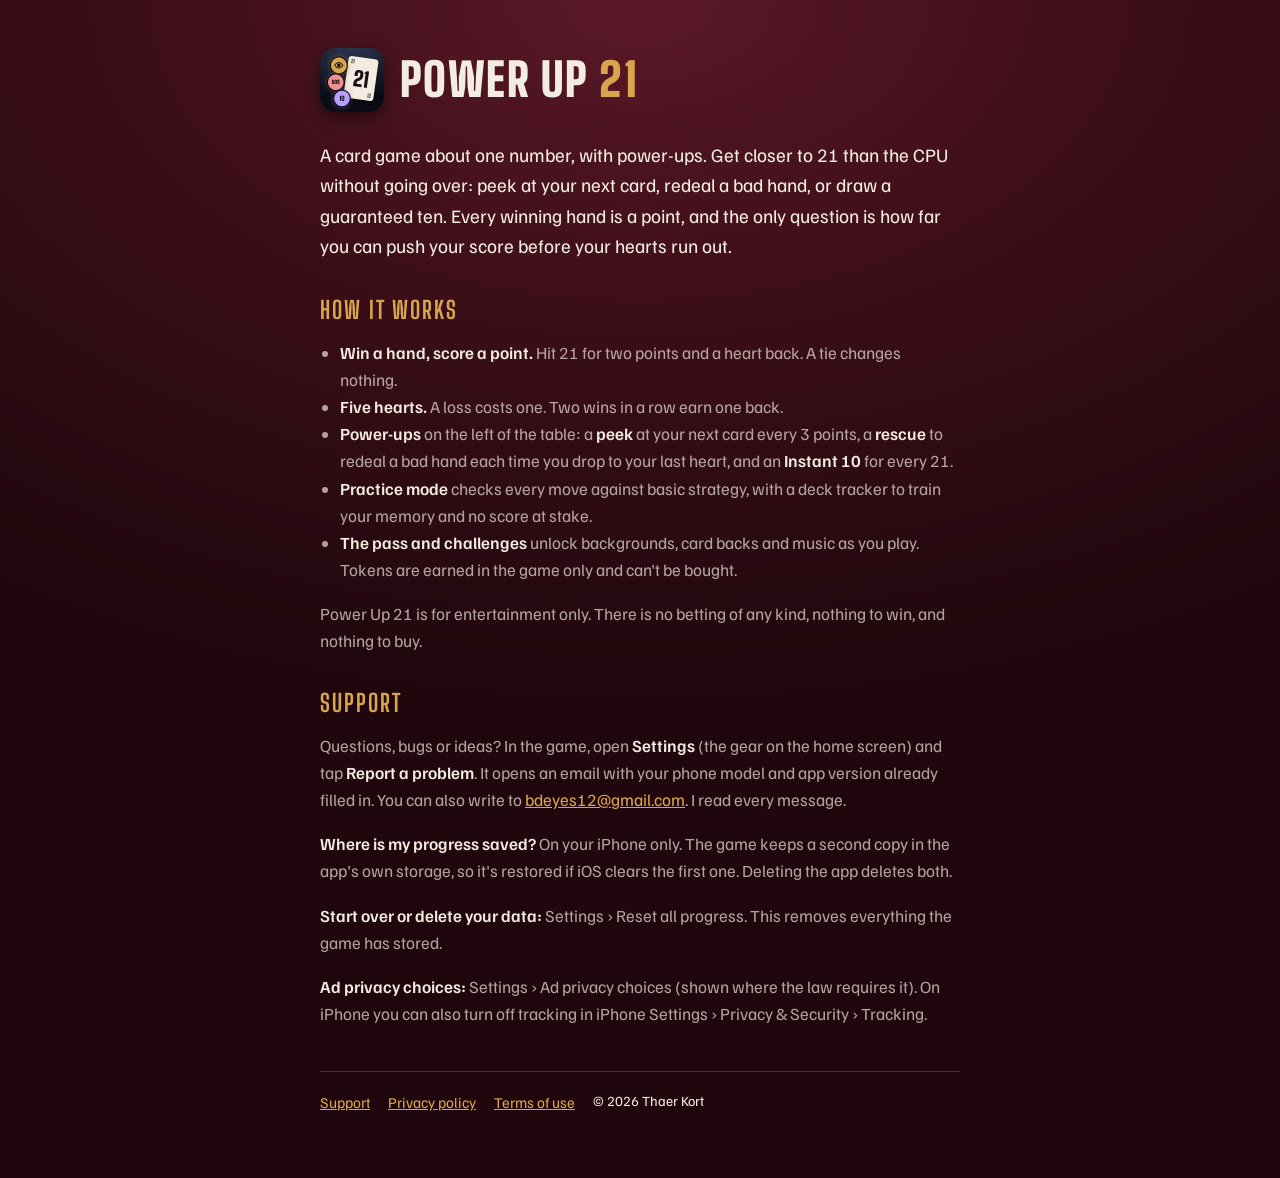
<file: index.html>
<!DOCTYPE html>
<html lang="en">
<head>
<meta charset="utf-8">
<meta name="viewport" content="width=device-width, initial-scale=1">
<title>Power Up 21 · Support</title>
<meta name="description" content="Power Up 21 is a points-only card game for iPhone. Peek at your next card, redeal a bad hand or draw a guaranteed ten, and get closer to 21 than the CPU. No money, nothing to buy.">
<meta name="theme-color" content="#1f070d">
<link rel="icon" href="/icon.png">
<link rel="apple-touch-icon" href="/icon.png">
<meta property="og:type" content="website">
<meta property="og:site_name" content="Power Up 21">
<meta property="og:title" content="Power Up 21 · Support">
<meta property="og:description" content="Power Up 21 is a points-only card game for iPhone. Peek at your next card, redeal a bad hand or draw a guaranteed ten, and get closer to 21 than the CPU. No money, nothing to buy.">
<meta property="og:url" content="https://tkort04.github.io/">
<meta property="og:image" content="https://tkort04.github.io/og.png">
<meta property="og:image:width" content="1200">
<meta property="og:image:height" content="630">
<meta property="og:image:alt" content="Power Up 21: a card game about reaching 21, with power-ups and no money in it">
<meta name="twitter:card" content="summary_large_image">
<link rel="stylesheet" href="/style.css">
</head>
<body>
<main>
  <header>
    <img src="/icon.png" alt="" width="64" height="64">
    <h1>Power Up <span>21</span></h1>
  </header>
  <p class="lede">A card game about one number, with power-ups. Get closer to 21 than the CPU without going over: peek at your next card, redeal a bad hand, or draw a guaranteed ten. Every winning hand is a point, and the only question is how far you can push your score before your hearts run out.</p>

  <h2>How it works</h2>
  <ul>
    <li><strong>Win a hand, score a point.</strong> Hit 21 for two points and a heart back. A tie changes nothing.</li>
    <li><strong>Five hearts.</strong> A loss costs one. Two wins in a row earn one back.</li>
    <li><strong>Power-ups</strong> on the left of the table: a <strong>peek</strong> at your next card every 3 points, a <strong>rescue</strong> to redeal a bad hand each time you drop to your last heart, and an <strong>Instant 10</strong> for every 21.</li>
    <li><strong>Practice mode</strong> checks every move against basic strategy, with a deck tracker to train your memory and no score at stake.</li>
    <li><strong>The pass and challenges</strong> unlock backgrounds, card backs and music as you play. Tokens are earned in the game only and can't be bought.</li>
  </ul>
  <p>Power Up 21 is for entertainment only. There is no betting of any kind, nothing to win, and nothing to buy.</p>

  <h2>Support</h2>
  <p>Questions, bugs or ideas? In the game, open <strong>Settings</strong> (the gear on the home screen) and tap <strong>Report a problem</strong>. It opens an email with your phone model and app version already filled in. You can also write to <a href="mailto:bdeyes12@gmail.com">bdeyes12@gmail.com</a>. I read every message.</p>
  <p><strong>Where is my progress saved?</strong> On your iPhone only. The game keeps a second copy in the app's own storage, so it's restored if iOS clears the first one. Deleting the app deletes both.</p>
  <p><strong>Start over or delete your data:</strong> Settings › Reset all progress. This removes everything the game has stored.</p>
  <p><strong>Ad privacy choices:</strong> Settings › Ad privacy choices (shown where the law requires it). On iPhone you can also turn off tracking in iPhone Settings › Privacy &amp; Security › Tracking.</p>

  <nav>
    <a href="/">Support</a>
    <a href="/privacy.html">Privacy policy</a>
    <a href="/terms.html">Terms of use</a>
    <span class="small">© 2026 Thaer Kort</span>
  </nav>
</main>
</body>
</html>
</file>
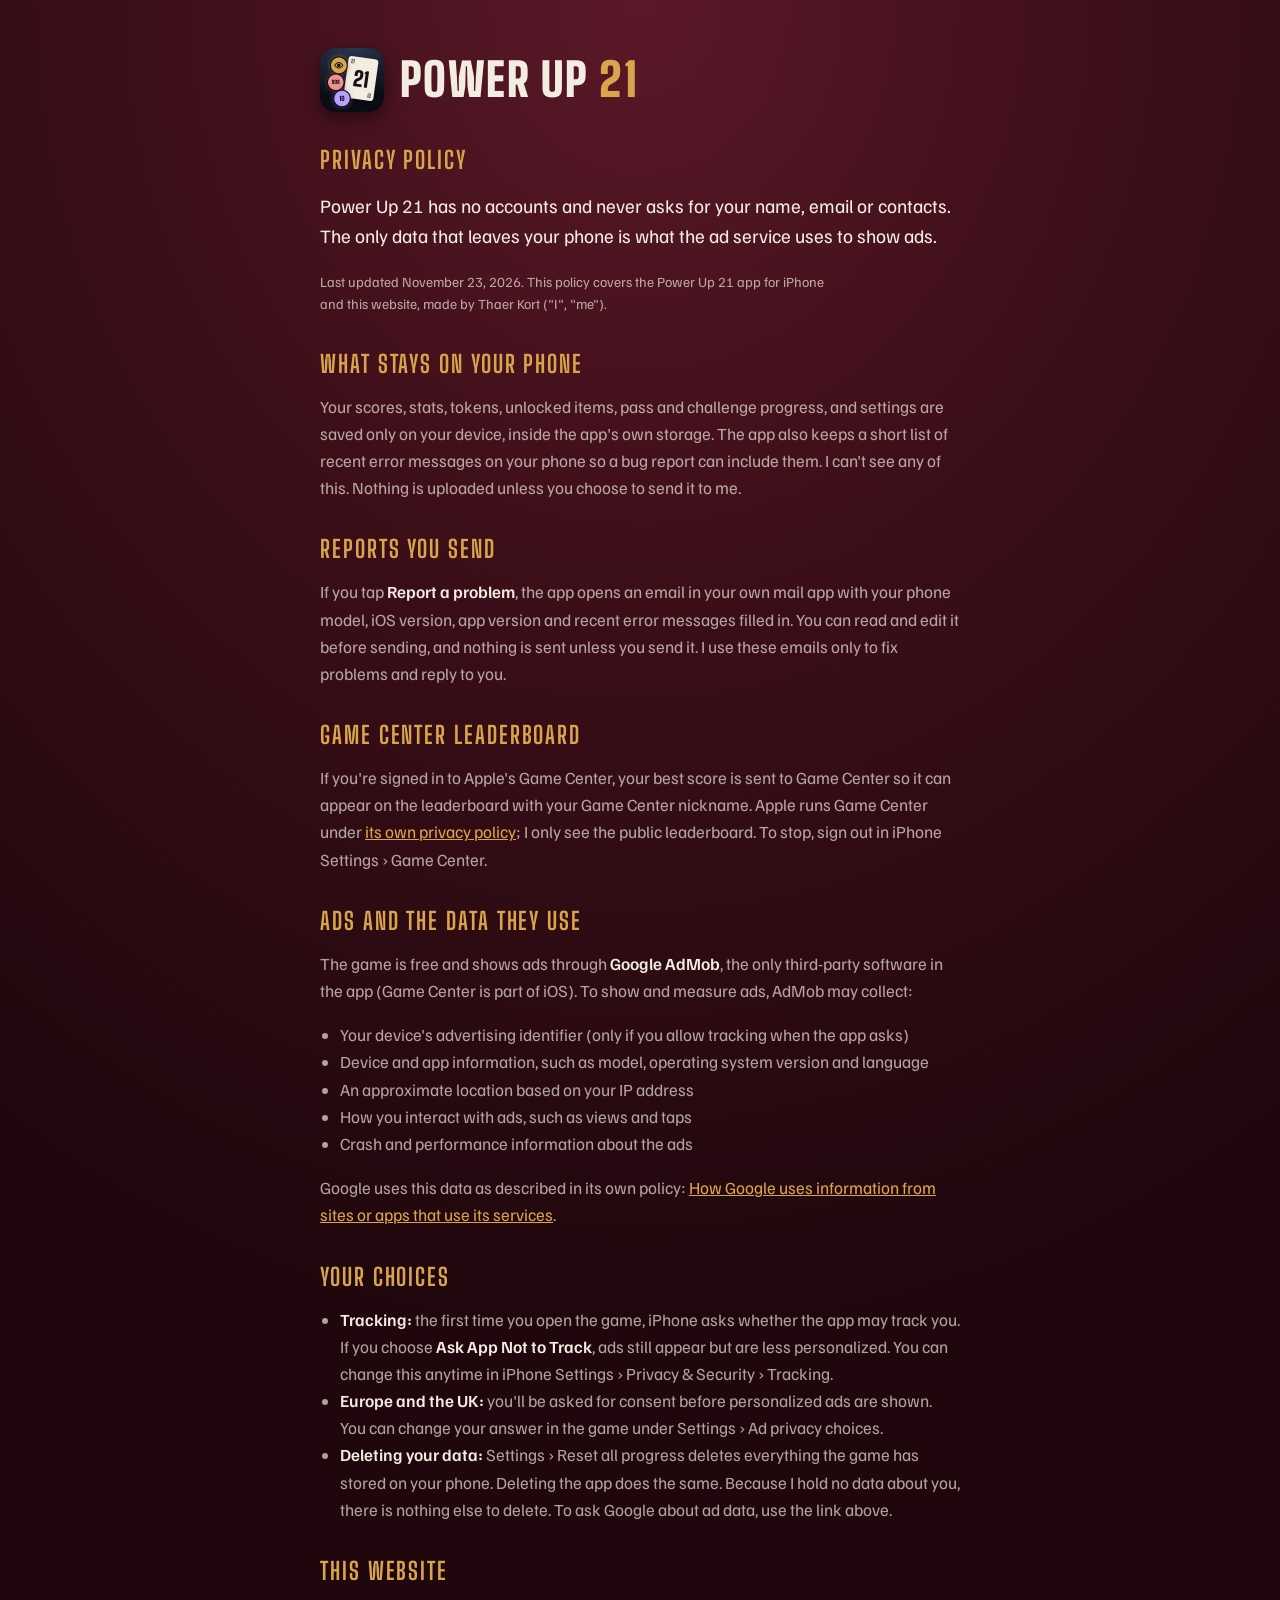
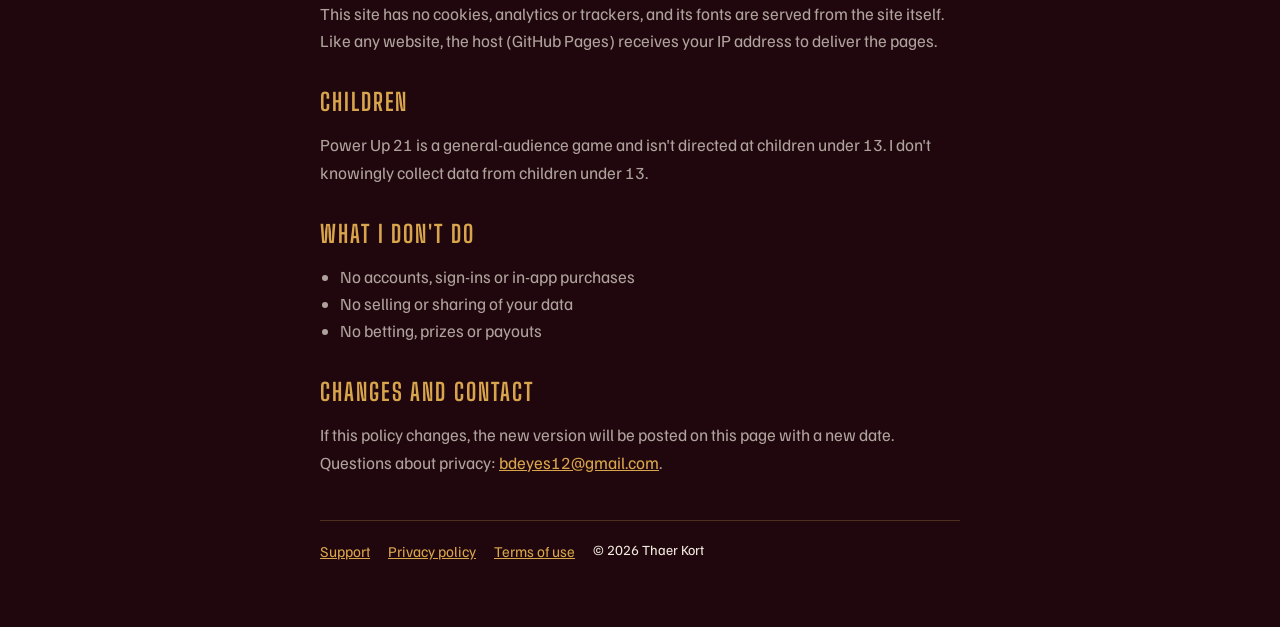
<file: privacy.html>
<!DOCTYPE html>
<html lang="en">
<head>
<meta charset="utf-8">
<meta name="viewport" content="width=device-width, initial-scale=1">
<title>Power Up 21 · Privacy policy</title>
<meta name="description" content="How Power Up 21 handles your data: no accounts, progress stays on your phone, and ads are served by Google AdMob.">
<meta name="theme-color" content="#1f070d">
<link rel="icon" href="/icon.png">
<link rel="apple-touch-icon" href="/icon.png">
<meta property="og:type" content="website">
<meta property="og:site_name" content="Power Up 21">
<meta property="og:title" content="Power Up 21 · Privacy policy">
<meta property="og:description" content="How Power Up 21 handles your data: no accounts, progress stays on your phone, and ads are served by Google AdMob.">
<meta property="og:url" content="https://tkort04.github.io/privacy.html">
<meta property="og:image" content="https://tkort04.github.io/og.png">
<meta property="og:image:width" content="1200">
<meta property="og:image:height" content="630">
<meta property="og:image:alt" content="Power Up 21: a card game about reaching 21, with power-ups and no money in it">
<meta name="twitter:card" content="summary_large_image">
<link rel="stylesheet" href="/style.css">
</head>
<body>
<main>
  <header>
    <img src="/icon.png" alt="" width="64" height="64">
    <h1>Power Up <span>21</span></h1>
  </header>
  <h2>Privacy policy</h2>
  <p class="lede">Power Up 21 has no accounts and never asks for your name, email or contacts. The only data that leaves your phone is what the ad service uses to show ads.</p>
  <p class="small">Last updated November 23, 2026. This policy covers the Power Up 21 app for iPhone and this website, made by Thaer Kort ("I", "me").</p>

  <h2>What stays on your phone</h2>
  <p>Your scores, stats, tokens, unlocked items, pass and challenge progress, and settings are saved only on your device, inside the app's own storage. The app also keeps a short list of recent error messages on your phone so a bug report can include them. I can't see any of this. Nothing is uploaded unless you choose to send it to me.</p>

  <h2>Reports you send</h2>
  <p>If you tap <strong>Report a problem</strong>, the app opens an email in your own mail app with your phone model, iOS version, app version and recent error messages filled in. You can read and edit it before sending, and nothing is sent unless you send it. I use these emails only to fix problems and reply to you.</p>

  <h2>Game Center leaderboard</h2>
  <p>If you're signed in to Apple's Game Center, your best score is sent to Game Center so it can appear on the leaderboard with your Game Center nickname. Apple runs Game Center under <a href="https://www.apple.com/legal/privacy/">its own privacy policy</a>; I only see the public leaderboard. To stop, sign out in iPhone Settings › Game Center.</p>

  <h2>Ads and the data they use</h2>
  <p>The game is free and shows ads through <strong>Google AdMob</strong>, the only third-party software in the app (Game Center is part of iOS). To show and measure ads, AdMob may collect:</p>
  <ul>
    <li>Your device's advertising identifier (only if you allow tracking when the app asks)</li>
    <li>Device and app information, such as model, operating system version and language</li>
    <li>An approximate location based on your IP address</li>
    <li>How you interact with ads, such as views and taps</li>
    <li>Crash and performance information about the ads</li>
  </ul>
  <p>Google uses this data as described in its own policy: <a href="https://policies.google.com/technologies/partner-sites">How Google uses information from sites or apps that use its services</a>.</p>

  <h2>Your choices</h2>
  <ul>
    <li><strong>Tracking:</strong> the first time you open the game, iPhone asks whether the app may track you. If you choose <strong>Ask App Not to Track</strong>, ads still appear but are less personalized. You can change this anytime in iPhone Settings › Privacy &amp; Security › Tracking.</li>
    <li><strong>Europe and the UK:</strong> you'll be asked for consent before personalized ads are shown. You can change your answer in the game under Settings › Ad privacy choices.</li>
    <li><strong>Deleting your data:</strong> Settings › Reset all progress deletes everything the game has stored on your phone. Deleting the app does the same. Because I hold no data about you, there is nothing else to delete. To ask Google about ad data, use the link above.</li>
  </ul>

  <h2>This website</h2>
  <p>This site has no cookies, analytics or trackers, and its fonts are served from the site itself. Like any website, the host (GitHub Pages) receives your IP address to deliver the pages.</p>

  <h2>Children</h2>
  <p>Power Up 21 is a general-audience game and isn't directed at children under 13. I don't knowingly collect data from children under 13.</p>

  <h2>What I don't do</h2>
  <ul>
    <li>No accounts, sign-ins or in-app purchases</li>
    <li>No selling or sharing of your data</li>
    <li>No betting, prizes or payouts</li>
  </ul>

  <h2>Changes and contact</h2>
  <p>If this policy changes, the new version will be posted on this page with a new date. Questions about privacy: <a href="mailto:bdeyes12@gmail.com">bdeyes12@gmail.com</a>.</p>

  <nav>
    <a href="/">Support</a>
    <a href="/privacy.html">Privacy policy</a>
    <a href="/terms.html">Terms of use</a>
    <span class="small">© 2026 Thaer Kort</span>
  </nav>
</main>
</body>
</html>
</file>
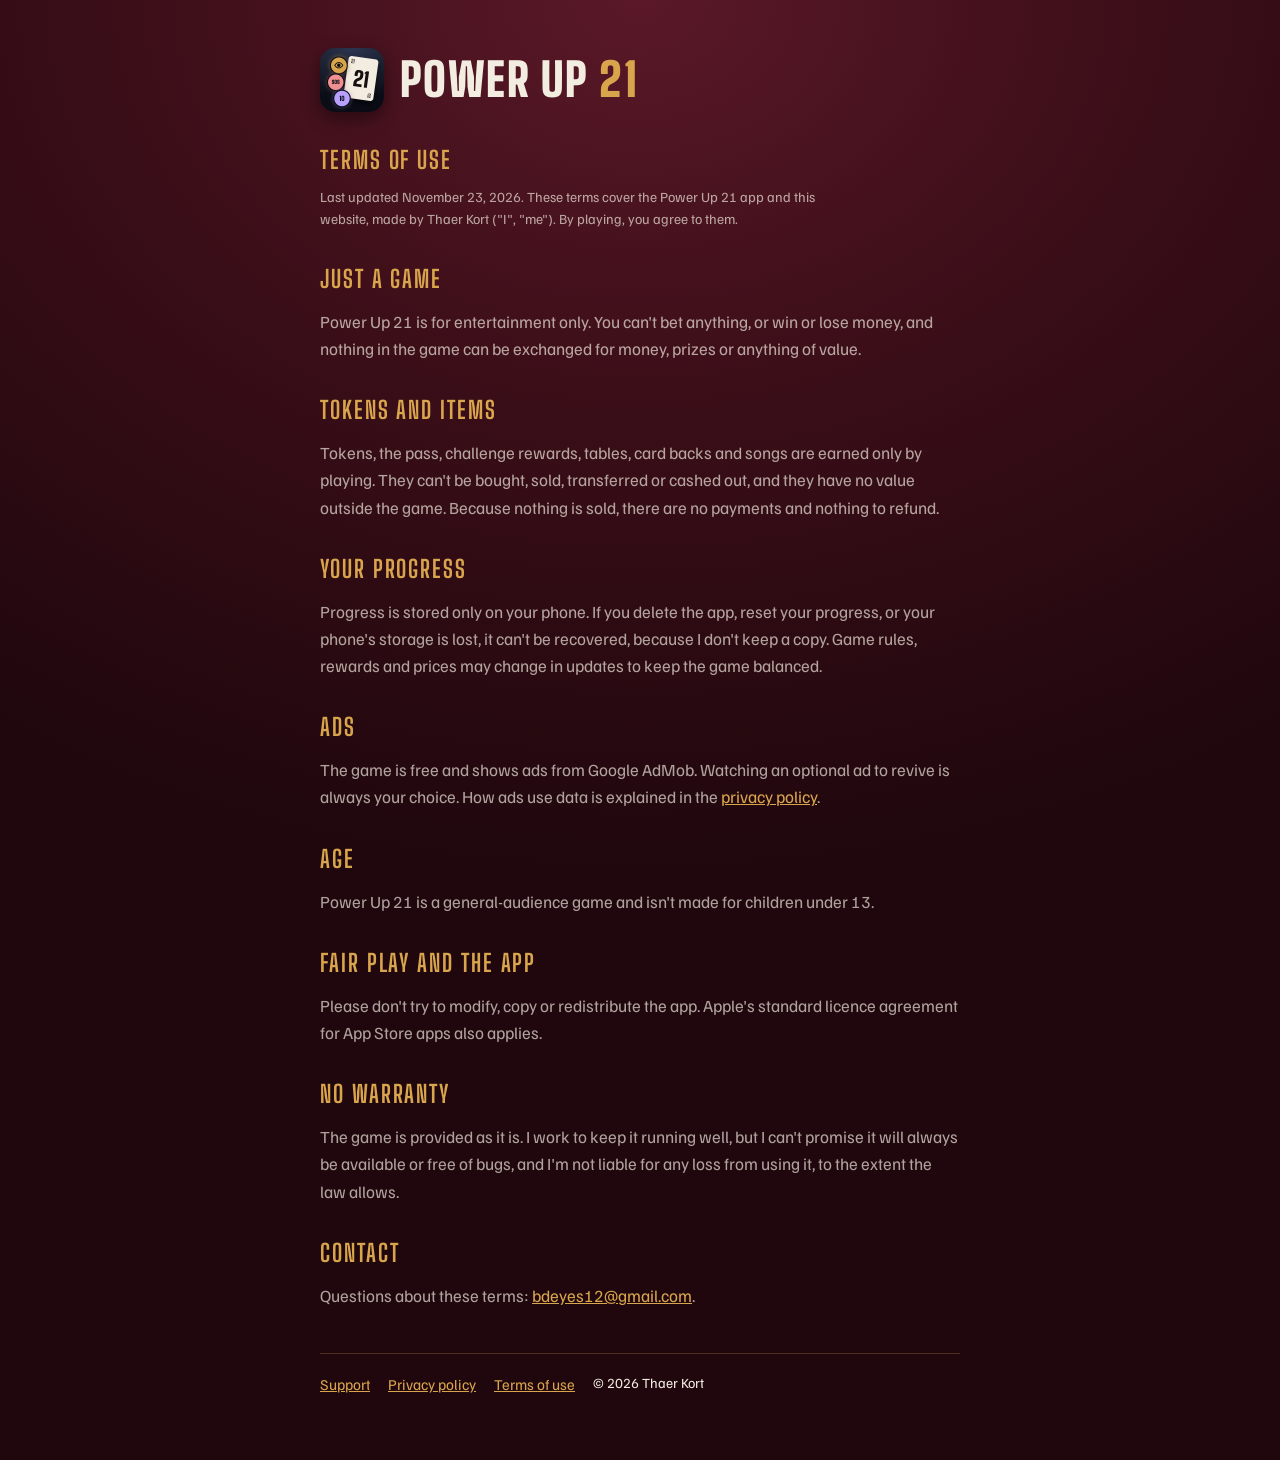
<file: terms.html>
<!DOCTYPE html>
<html lang="en">
<head>
<meta charset="utf-8">
<meta name="viewport" content="width=device-width, initial-scale=1">
<title>Power Up 21 · Terms of use</title>
<meta name="description" content="The terms for playing Power Up 21: a free, points-only card game with no purchases, prizes or betting.">
<meta name="theme-color" content="#1f070d">
<link rel="icon" href="/icon.png">
<link rel="apple-touch-icon" href="/icon.png">
<meta property="og:type" content="website">
<meta property="og:site_name" content="Power Up 21">
<meta property="og:title" content="Power Up 21 · Terms of use">
<meta property="og:description" content="The terms for playing Power Up 21: a free, points-only card game with no purchases, prizes or betting.">
<meta property="og:url" content="https://tkort04.github.io/terms.html">
<meta property="og:image" content="https://tkort04.github.io/og.png">
<meta property="og:image:width" content="1200">
<meta property="og:image:height" content="630">
<meta property="og:image:alt" content="Power Up 21: a card game about reaching 21, with power-ups and no money in it">
<meta name="twitter:card" content="summary_large_image">
<link rel="stylesheet" href="/style.css">
</head>
<body>
<main>
  <header>
    <img src="/icon.png" alt="" width="64" height="64">
    <h1>Power Up <span>21</span></h1>
  </header>
  <h2>Terms of use</h2>
  <p class="small">Last updated November 23, 2026. These terms cover the Power Up 21 app and this website, made by Thaer Kort ("I", "me"). By playing, you agree to them.</p>

  <h2>Just a game</h2>
  <p>Power Up 21 is for entertainment only. You can't bet anything, or win or lose money, and nothing in the game can be exchanged for money, prizes or anything of value.</p>

  <h2>Tokens and items</h2>
  <p>Tokens, the pass, challenge rewards, tables, card backs and songs are earned only by playing. They can't be bought, sold, transferred or cashed out, and they have no value outside the game. Because nothing is sold, there are no payments and nothing to refund.</p>

  <h2>Your progress</h2>
  <p>Progress is stored only on your phone. If you delete the app, reset your progress, or your phone's storage is lost, it can't be recovered, because I don't keep a copy. Game rules, rewards and prices may change in updates to keep the game balanced.</p>

  <h2>Ads</h2>
  <p>The game is free and shows ads from Google AdMob. Watching an optional ad to revive is always your choice. How ads use data is explained in the <a href="/privacy.html">privacy policy</a>.</p>

  <h2>Age</h2>
  <p>Power Up 21 is a general-audience game and isn't made for children under 13.</p>

  <h2>Fair play and the app</h2>
  <p>Please don't try to modify, copy or redistribute the app. Apple's standard licence agreement for App Store apps also applies.</p>

  <h2>No warranty</h2>
  <p>The game is provided as it is. I work to keep it running well, but I can't promise it will always be available or free of bugs, and I'm not liable for any loss from using it, to the extent the law allows.</p>

  <h2>Contact</h2>
  <p>Questions about these terms: <a href="mailto:bdeyes12@gmail.com">bdeyes12@gmail.com</a>.</p>

  <nav>
    <a href="/">Support</a>
    <a href="/privacy.html">Privacy policy</a>
    <a href="/terms.html">Terms of use</a>
    <span class="small">© 2026 Thaer Kort</span>
  </nav>
</main>
</body>
</html>
</file>
<file: style.css>
/* fonts are served from this site, so visiting it sends nothing to a font service */
@font-face { font-family: 'Big Shoulders Display'; font-weight: 700; font-display: swap; src: url(fonts/big-shoulders-display-latin-700-normal.woff2) format('woff2'); }
@font-face { font-family: 'Big Shoulders Display'; font-weight: 900; font-display: swap; src: url(fonts/big-shoulders-display-latin-900-normal.woff2) format('woff2'); }
@font-face { font-family: 'Familjen Grotesk'; font-weight: 400; font-display: swap; src: url(fonts/familjen-grotesk-latin-400-normal.woff2) format('woff2'); }
@font-face { font-family: 'Familjen Grotesk'; font-weight: 600; font-display: swap; src: url(fonts/familjen-grotesk-latin-600-normal.woff2) format('woff2'); }
:root {
  /* layout: one readable column on the game's felt; brass for headings and links */
  --felt: #3b0e18; --felt-deep: #1f070d; --felt-lift: #5a1828;
  --ivory: #f3ece0; --muted: rgba(243, 236, 224, 0.68); --brass: #d9a54c; --line: rgba(217, 165, 76, 0.25);
  --display: 'Big Shoulders Display', 'Arial Narrow', sans-serif;
  --body: 'Familjen Grotesk', system-ui, -apple-system, sans-serif;
  color-scheme: dark;
}
* { box-sizing: border-box; }
html { background: var(--felt-deep); }
body {
  margin: 0; min-height: 100vh; color: var(--ivory); font-family: var(--body); font-size: 17px; line-height: 1.6;
  background: radial-gradient(ellipse 90% 60% at 50% 0%, var(--felt-lift), var(--felt) 45%, var(--felt-deep)) no-repeat, var(--felt-deep);
}
main { max-width: 680px; margin: 0 auto; padding: 48px 20px 64px; }
header { display: flex; align-items: center; gap: 16px; margin-bottom: 28px; }
header img { width: 64px; height: 64px; border-radius: 15px; box-shadow: 0 6px 18px rgba(0,0,0,0.45); }
h1, h2 { font-family: var(--display); text-transform: uppercase; letter-spacing: 0.03em; line-height: 1; text-wrap: balance; }
h1 { font-size: 46px; font-weight: 900; margin: 0; }
h1 span { color: var(--brass); }
h2 { font-size: 24px; font-weight: 700; color: var(--brass); margin: 36px 0 8px; letter-spacing: 0.08em; }
p, li { color: var(--muted); max-width: 65ch; }
strong { color: var(--ivory); font-weight: 600; }
a { color: var(--brass); }
ul { padding-left: 20px; }
nav { display: flex; gap: 18px; flex-wrap: wrap; margin-top: 44px; padding-top: 18px; border-top: 1px solid var(--line); font-size: 15px; }
.lede { font-size: 19px; color: var(--ivory); }
.small { font-size: 14px; }
nav a { white-space: nowrap; }
.notfound { text-align: center; padding-top: 18vh; }
.notfound h1 { font-size: 64px; }
.notfound .lede { margin: 12px auto 28px; }
.notfound .cta { display: inline-block; padding: 12px 22px; border-radius: 12px; background: var(--brass); color: #1a0a0e; font-family: var(--display); font-weight: 900; font-size: 22px; letter-spacing: 0.06em; text-transform: uppercase; text-decoration: none; }
</file>
